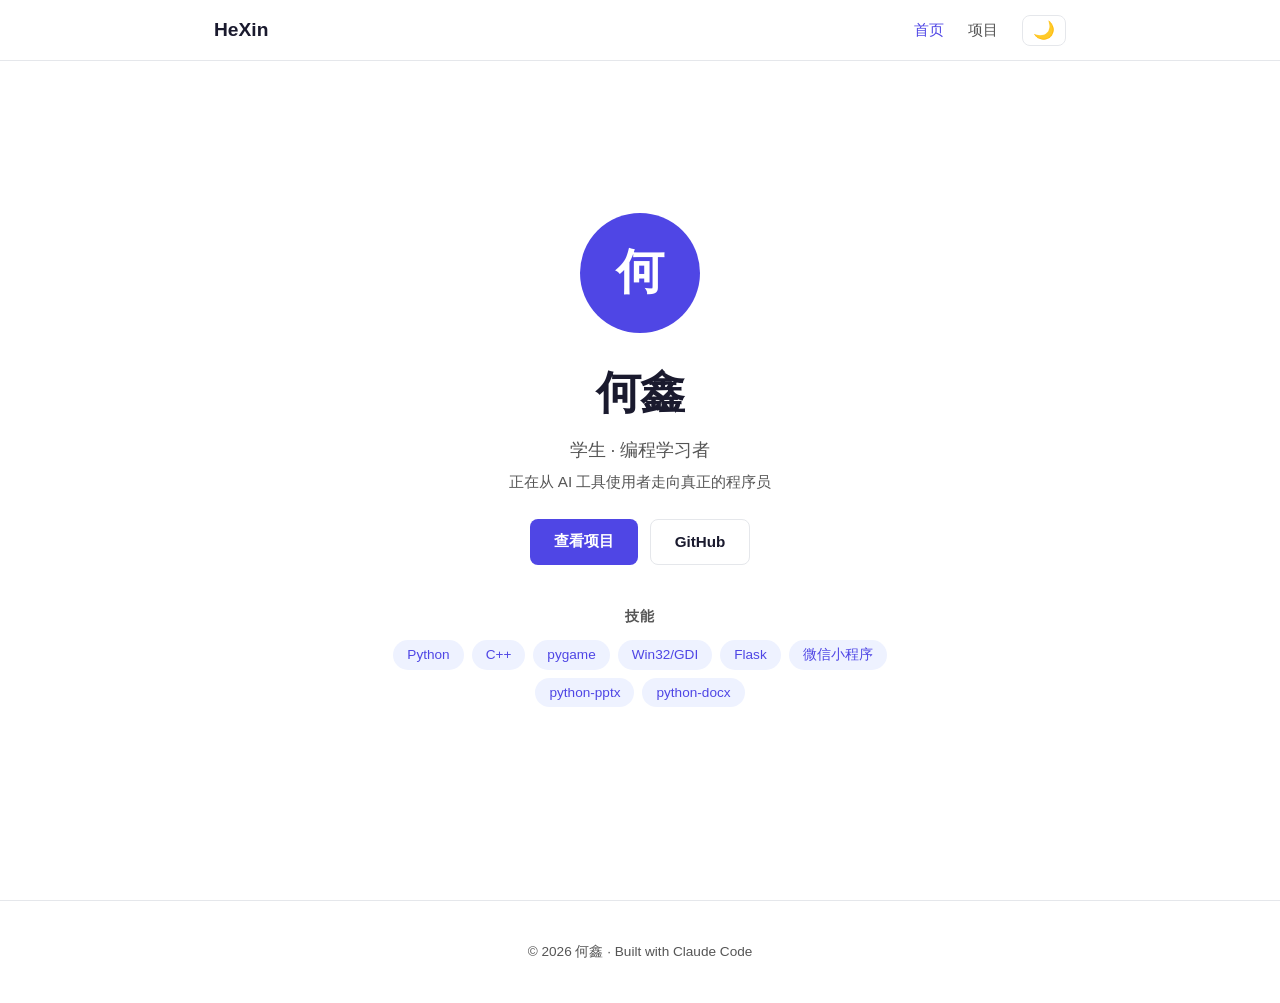
<file: docs/index.html>
<!DOCTYPE html>
<html lang="zh-CN">
<head>
  <meta charset="UTF-8">
  <meta name="viewport" content="width=device-width, initial-scale=1.0">
  <title>何鑫 - 个人主页</title>
  <link rel="stylesheet" href="css/style.css">
</head>
<body>

  <!-- 导航 -->
  <nav class="nav">
    <div class="nav-inner">
      <span class="nav-logo">HeXin</span>
      <ul class="nav-links">
        <li><a href="index.html" class="active">首页</a></li>
        <li><a href="projects/">项目</a></li>
        <li><button id="themeToggle" class="theme-toggle" title="切换主题">🌙</button></li>
      </ul>
    </div>
  </nav>

  <!-- Hero -->
  <section class="hero">
    <div class="hero-content">
      <div class="avatar">何</div>
      <h1>何鑫</h1>
      <p class="subtitle">学生 · 编程学习者</p>
      <p class="sub-desc">正在从 AI 工具使用者走向真正的程序员</p>

      <div class="hero-btns">
        <a href="projects/" class="btn btn-primary">查看项目</a>
        <a href="https://github.com/riverstarmeltsnow" class="btn btn-outline" target="_blank">GitHub</a>
      </div>

      <!-- 技能标签 -->
      <div class="skills">
        <h3>技能</h3>
        <div class="skill-tags">
          <span class="tag">Python</span>
          <span class="tag">C++</span>
          <span class="tag">pygame</span>
          <span class="tag">Win32/GDI</span>
          <span class="tag">Flask</span>
          <span class="tag">微信小程序</span>
          <span class="tag">python-pptx</span>
          <span class="tag">python-docx</span>
        </div>
      </div>
    </div>
  </section>

  <!-- 页脚 -->
  <footer class="footer">
    <p>&copy; 2026 何鑫 · Built with Claude Code</p>
  </footer>

  <script src="js/main.js"></script>
</body>
</html>
</file>
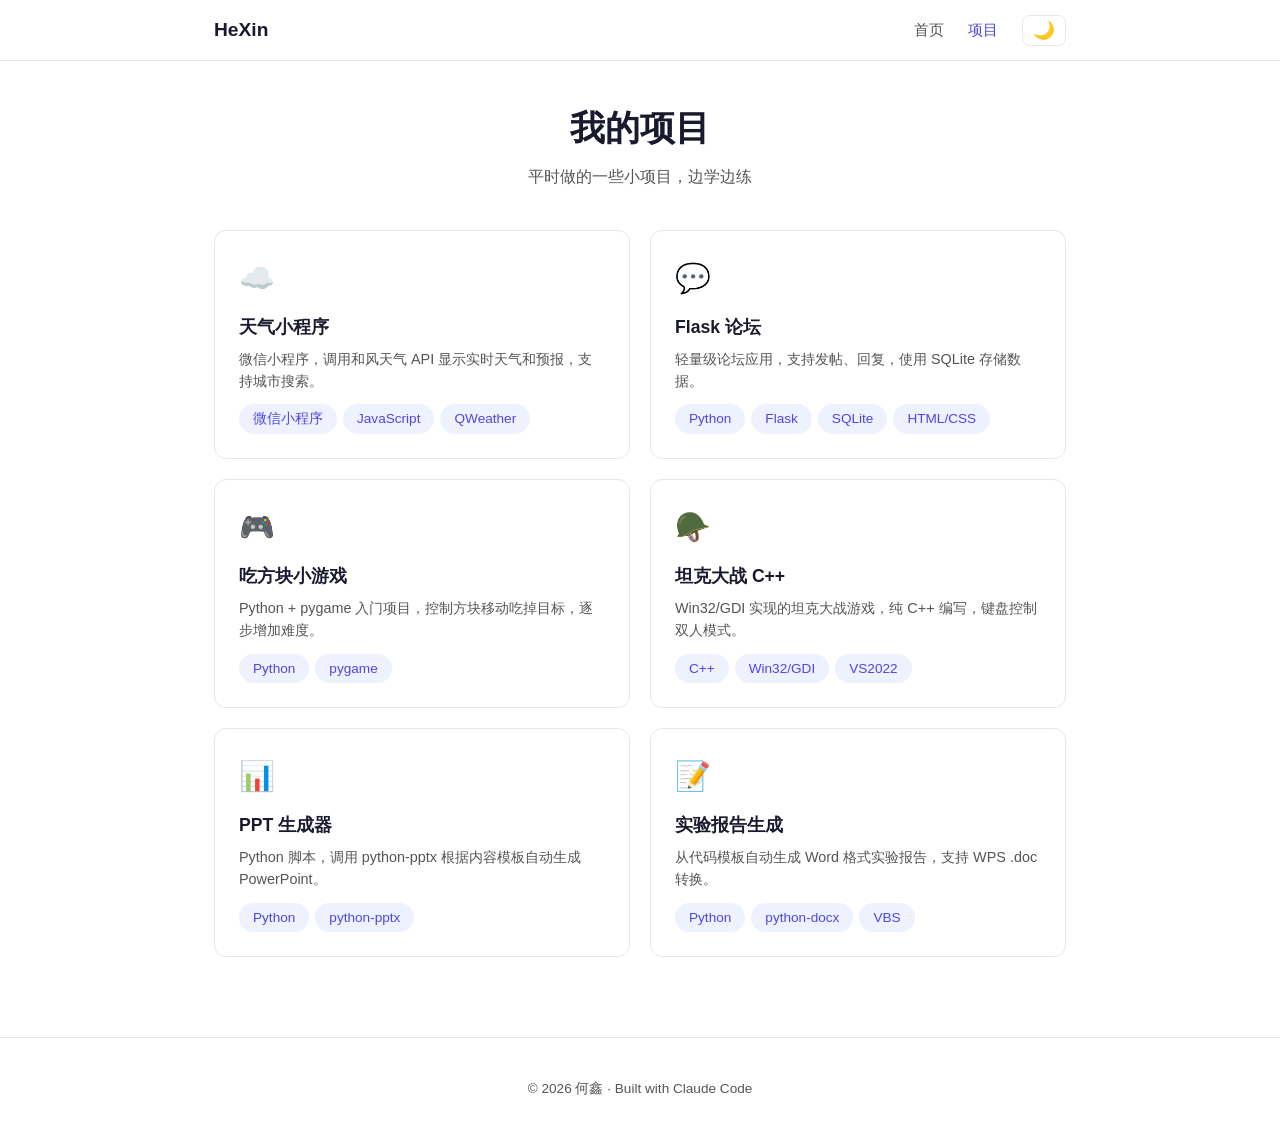
<file: docs/projects/index.html>
<!DOCTYPE html>
<html lang="zh-CN">
<head>
  <meta charset="UTF-8">
  <meta name="viewport" content="width=device-width, initial-scale=1.0">
  <title>项目 - 何鑫</title>
  <link rel="stylesheet" href="../css/style.css">
</head>
<body>

  <!-- 导航 -->
  <nav class="nav">
    <div class="nav-inner">
      <span class="nav-logo">HeXin</span>
      <ul class="nav-links">
        <li><a href="../index.html">首页</a></li>
        <li><a href="index.html" class="active">项目</a></li>
        <li><button id="themeToggle" class="theme-toggle" title="切换主题">🌙</button></li>
      </ul>
    </div>
  </nav>

  <!-- 页面标题 -->
  <div class="page-header">
    <h1>我的项目</h1>
    <p>平时做的一些小项目，边学边练</p>
  </div>

  <!-- 项目列表 -->
  <div class="project-section" style="padding-top:0;">
    <div class="project-grid">

      <div class="project-card">
        <div class="icon">☁️</div>
        <h3>天气小程序</h3>
        <p>微信小程序，调用和风天气 API 显示实时天气和预报，支持城市搜索。</p>
        <div class="tech">
          <span class="tag">微信小程序</span>
          <span class="tag">JavaScript</span>
          <span class="tag">QWeather</span>
        </div>
      </div>

      <div class="project-card">
        <div class="icon">💬</div>
        <h3>Flask 论坛</h3>
        <p>轻量级论坛应用，支持发帖、回复，使用 SQLite 存储数据。</p>
        <div class="tech">
          <span class="tag">Python</span>
          <span class="tag">Flask</span>
          <span class="tag">SQLite</span>
          <span class="tag">HTML/CSS</span>
        </div>
      </div>

      <div class="project-card">
        <div class="icon">🎮</div>
        <h3>吃方块小游戏</h3>
        <p>Python + pygame 入门项目，控制方块移动吃掉目标，逐步增加难度。</p>
        <div class="tech">
          <span class="tag">Python</span>
          <span class="tag">pygame</span>
        </div>
      </div>

      <div class="project-card">
        <div class="icon">🪖</div>
        <h3>坦克大战 C++</h3>
        <p>Win32/GDI 实现的坦克大战游戏，纯 C++ 编写，键盘控制双人模式。</p>
        <div class="tech">
          <span class="tag">C++</span>
          <span class="tag">Win32/GDI</span>
          <span class="tag">VS2022</span>
        </div>
      </div>

      <div class="project-card">
        <div class="icon">📊</div>
        <h3>PPT 生成器</h3>
        <p>Python 脚本，调用 python-pptx 根据内容模板自动生成 PowerPoint。</p>
        <div class="tech">
          <span class="tag">Python</span>
          <span class="tag">python-pptx</span>
        </div>
      </div>

      <div class="project-card">
        <div class="icon">📝</div>
        <h3>实验报告生成</h3>
        <p>从代码模板自动生成 Word 格式实验报告，支持 WPS .doc 转换。</p>
        <div class="tech">
          <span class="tag">Python</span>
          <span class="tag">python-docx</span>
          <span class="tag">VBS</span>
        </div>
      </div>

    </div>
  </div>

  <!-- 页脚 -->
  <footer class="footer">
    <p>&copy; 2026 何鑫 · Built with Claude Code</p>
  </footer>

  <script src="../js/main.js"></script>
</body>
</html>
</file>
<file: docs/css/style.css>
/* ========== 全局重置与基础 ========== */
*, *::before, *::after {
  margin: 0;
  padding: 0;
  box-sizing: border-box;
}

:root {
  --bg: #ffffff;
  --bg-secondary: #f5f7fa;
  --text: #1a1a2e;
  --text-secondary: #555;
  --accent: #4f46e5;
  --accent-hover: #4338ca;
  --card-bg: #ffffff;
  --card-shadow: 0 2px 12px rgba(0,0,0,0.08);
  --border: #e5e7eb;
  --tag-bg: #eef2ff;
  --tag-text: #4f46e5;
  --nav-bg: rgba(255,255,255,0.85);
}

[data-theme="dark"] {
  --bg: #0f172a;
  --bg-secondary: #1e293b;
  --text: #e2e8f0;
  --text-secondary: #94a3b8;
  --accent: #818cf8;
  --accent-hover: #6366f1;
  --card-bg: #1e293b;
  --card-shadow: 0 2px 12px rgba(0,0,0,0.3);
  --border: #334155;
  --tag-bg: #1e1b4b;
  --tag-text: #a5b4fc;
  --nav-bg: rgba(15,23,42,0.85);
}

html {
  scroll-behavior: smooth;
}

body {
  font-family: -apple-system, BlinkMacSystemFont, "Segoe UI", "Noto Sans SC", sans-serif;
  background: var(--bg);
  color: var(--text);
  line-height: 1.6;
  transition: background 0.3s, color 0.3s;
}

a {
  color: var(--accent);
  text-decoration: none;
  transition: color 0.2s;
}
a:hover {
  color: var(--accent-hover);
}

/* ========== 导航栏 ========== */
.nav {
  position: fixed;
  top: 0;
  left: 0;
  right: 0;
  z-index: 100;
  background: var(--nav-bg);
  backdrop-filter: blur(10px);
  border-bottom: 1px solid var(--border);
  transition: background 0.3s;
}

.nav-inner {
  max-width: 900px;
  margin: 0 auto;
  padding: 0 24px;
  height: 60px;
  display: flex;
  align-items: center;
  justify-content: space-between;
}

.nav-logo {
  font-weight: 700;
  font-size: 1.2rem;
  color: var(--text);
}

.nav-links {
  display: flex;
  align-items: center;
  gap: 24px;
  list-style: none;
}

.nav-links a {
  color: var(--text-secondary);
  font-size: 0.95rem;
  font-weight: 500;
}
.nav-links a:hover,
.nav-links a.active {
  color: var(--accent);
}

.theme-toggle {
  background: none;
  border: 1px solid var(--border);
  border-radius: 8px;
  padding: 4px 10px;
  cursor: pointer;
  font-size: 1.1rem;
  color: var(--text);
  transition: all 0.2s;
}
.theme-toggle:hover {
  border-color: var(--accent);
}

/* ========== Hero 区域 ========== */
.hero {
  min-height: 100vh;
  display: flex;
  align-items: center;
  justify-content: center;
  text-align: center;
  padding: 80px 24px 60px;
}

.hero-content {
  max-width: 600px;
}

.avatar {
  width: 120px;
  height: 120px;
  border-radius: 50%;
  background: var(--accent);
  display: flex;
  align-items: center;
  justify-content: center;
  margin: 0 auto 24px;
  font-size: 3rem;
  color: #fff;
  font-weight: 700;
}

.hero h1 {
  font-size: 2.8rem;
  margin-bottom: 8px;
  letter-spacing: -0.5px;
}

.hero .subtitle {
  font-size: 1.1rem;
  color: var(--text-secondary);
  margin-bottom: 6px;
}

.hero .sub-desc {
  font-size: 0.95rem;
  color: var(--text-secondary);
  margin-bottom: 24px;
}

.hero-btns {
  display: flex;
  gap: 12px;
  justify-content: center;
  flex-wrap: wrap;
}

.btn {
  display: inline-block;
  padding: 10px 24px;
  border-radius: 8px;
  font-weight: 600;
  font-size: 0.95rem;
  transition: all 0.2s;
  border: none;
  cursor: pointer;
}

.btn-primary {
  background: var(--accent);
  color: #fff;
}
.btn-primary:hover {
  background: var(--accent-hover);
  color: #fff;
}

.btn-outline {
  background: transparent;
  color: var(--text);
  border: 1px solid var(--border);
}
.btn-outline:hover {
  border-color: var(--accent);
  color: var(--accent);
}

/* ========== 技能标签 ========== */
.skills {
  margin-top: 40px;
}

.skills h3 {
  font-size: 0.9rem;
  color: var(--text-secondary);
  margin-bottom: 12px;
  text-transform: uppercase;
  letter-spacing: 1px;
}

.skill-tags {
  display: flex;
  flex-wrap: wrap;
  gap: 8px;
  justify-content: center;
}

.tag {
  display: inline-block;
  padding: 4px 14px;
  border-radius: 20px;
  background: var(--tag-bg);
  color: var(--tag-text);
  font-size: 0.85rem;
  font-weight: 500;
}

/* ========== 社交链接 ========== */
.social-links {
  margin-top: 32px;
  display: flex;
  gap: 16px;
  justify-content: center;
}

.social-links a {
  color: var(--text-secondary);
  font-size: 0.9rem;
  display: flex;
  align-items: center;
  gap: 4px;
  transition: color 0.2s;
}
.social-links a:hover {
  color: var(--accent);
}

/* ========== 项目卡片 ========== */
.project-section {
  max-width: 900px;
  margin: 0 auto;
  padding: 80px 24px;
}

.section-title {
  font-size: 1.8rem;
  margin-bottom: 8px;
}

.section-sub {
  color: var(--text-secondary);
  margin-bottom: 40px;
  font-size: 0.95rem;
}

.project-grid {
  display: grid;
  grid-template-columns: repeat(auto-fill, minmax(280px, 1fr));
  gap: 20px;
}

.project-card {
  background: var(--card-bg);
  border: 1px solid var(--border);
  border-radius: 12px;
  padding: 24px;
  transition: all 0.2s;
  cursor: default;
}

.project-card:hover {
  box-shadow: var(--card-shadow);
  transform: translateY(-2px);
}

.project-card .icon {
  font-size: 1.8rem;
  margin-bottom: 12px;
}

.project-card h3 {
  font-size: 1.1rem;
  margin-bottom: 8px;
}

.project-card p {
  font-size: 0.9rem;
  color: var(--text-secondary);
  margin-bottom: 12px;
  line-height: 1.5;
}

.project-card .tech {
  display: flex;
  flex-wrap: wrap;
  gap: 6px;
}

/* ========== 页脚 ========== */
.footer {
  text-align: center;
  padding: 40px 24px;
  color: var(--text-secondary);
  font-size: 0.85rem;
  border-top: 1px solid var(--border);
}

/* ========== 项目页面顶部 ========== */
.page-header {
  padding: 100px 24px 40px;
  text-align: center;
}

.page-header h1 {
  font-size: 2.2rem;
  margin-bottom: 8px;
}

.page-header p {
  color: var(--text-secondary);
  max-width: 500px;
  margin: 0 auto;
}

/* ========== 响应式 ========== */
@media (max-width: 640px) {
  .hero h1 { font-size: 2rem; }
  .project-grid { grid-template-columns: 1fr; }
  .nav-links { gap: 16px; }
  .nav-links a { font-size: 0.85rem; }
}
</file>
